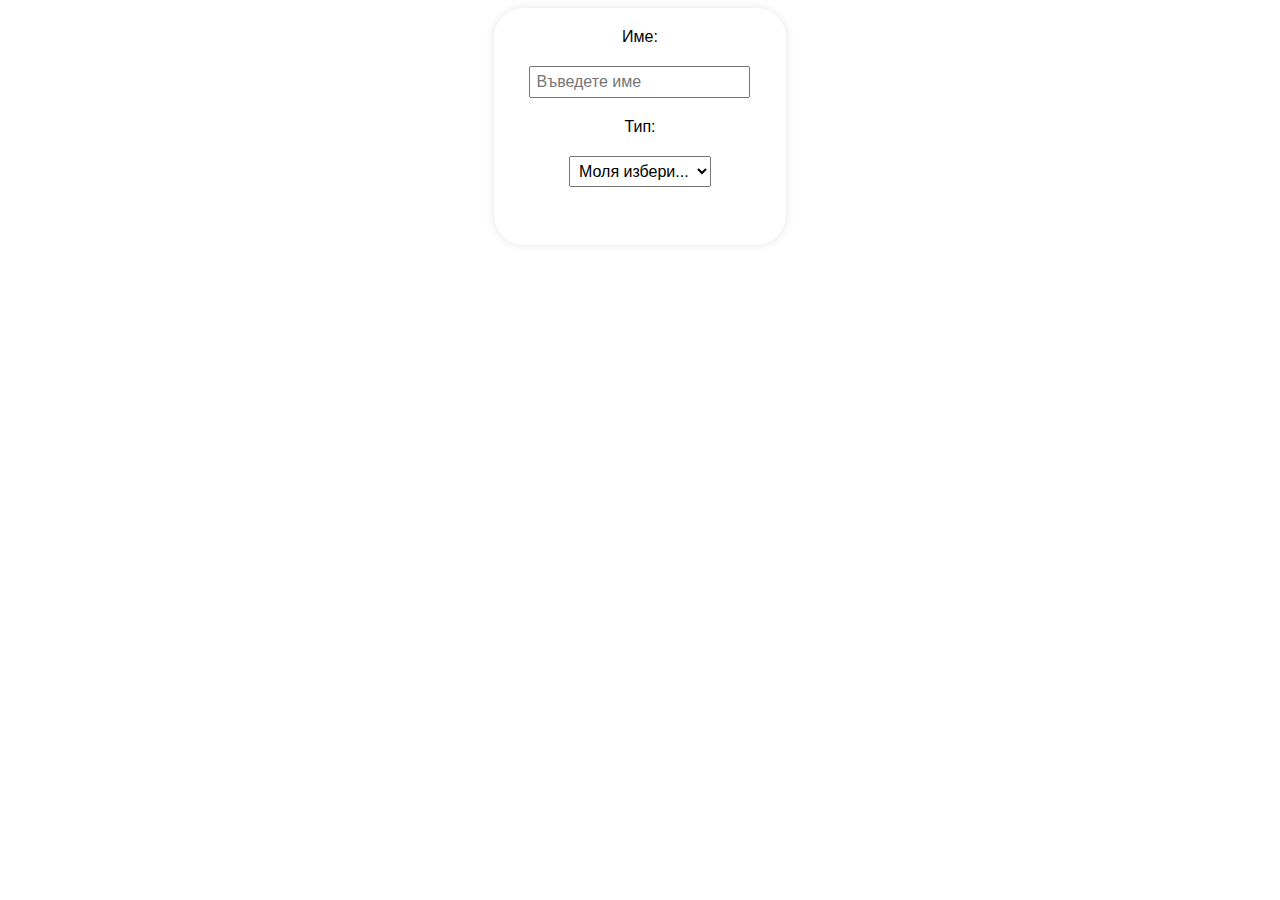
<file: dynamic-fields/index.html>
<!DOCTYPE html>
<html lang="en">
  <head>
    <meta charset="UTF-8" />
    <meta name="viewport" content="width=device-width, initial-scale=1.0" />
    <title>Dynamic Fields</title>
    <link rel="stylesheet" href="assets/css/style.css" />
  </head>
  <body>
    <main>
      <form>
        <label for="name">Име:</label>
        <input type="text" id="name" name="name" placeholder="Въведете име" />
        <label for="type">Тип:</label>

        <select id="type" name="select-option">
          <option value="" selected disabled hidden>Моля избери...</option>
          <option value="invoice">Фактура</option>
          <option value="message">Съобщение</option>
          <option value="request">Заявка</option>
          <option value="extract">Извличане</option></select
        ><br />

        <div id="invoiceFields">
          <label for="price">Цена:</label><br />
          <input type="text" id="price" name="price" /><br />
          <label for="companyName">Име на фирма:</label><br />
          <input type="text" id="companyName" name="companyName" /><br />
          <label for="vat">ДДС процент:</label><br />
          <input type="text" id="vat" name="vat" /><br />
        </div>

        <div id="messageFields">
          <label for="for">За:</label><br />
          <input type="text" id="for" name="for" /><br />
          <label for="message">Съобщение:</label><br />
          <textarea id="message" name="message"></textarea><br />
        </div>

        <div id="requestFields">
          <label for="city">Град:</label><br />
          <input type="text" id="city" name="city" /><br />
          <label for="street">Улица:</label><br />
          <input type="text" id="street" name="street" /><br />
          <label for="number">Номер:</label><br />
          <input type="text" id="number" name="number" /><br />
        </div>

        <div id="extractFields">
          <label for="from">От:</label><br />
          <input type="text" id="from" name="from" /><br />
          <label for="to">До:</label><br />
          <input type="text" id="to" name="to" /><br />
          <label for="amount">Сума:</label><br />
          <input type="text" id="amount" name="amount" /><br />
        </div>
      </form>
    </main>
    <script src="js/script.js"></script>
  </body>
</html>
</file>
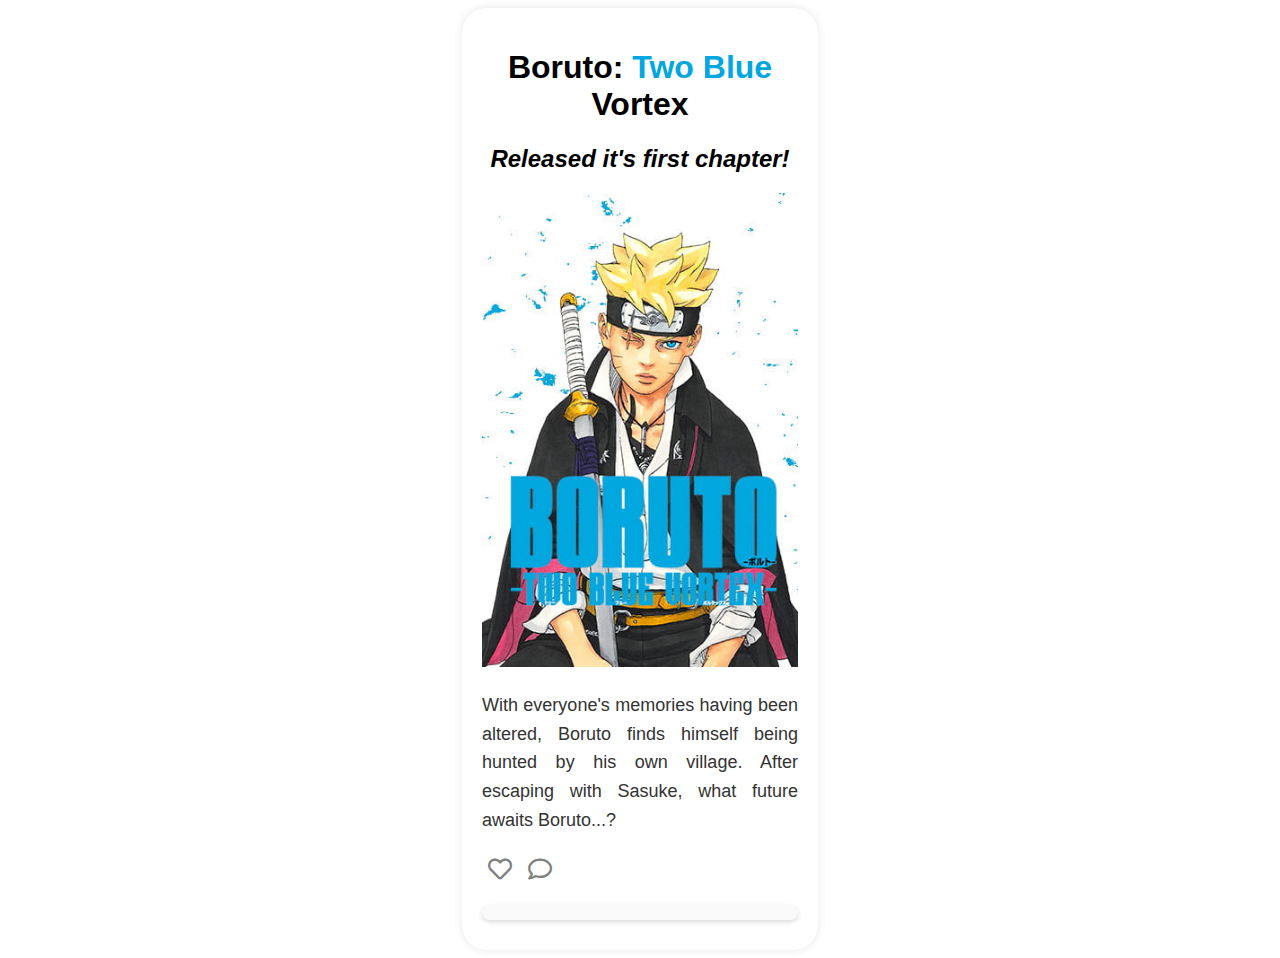
<file: likes-commentaries/index.html>
<!DOCTYPE html>
<html lang="en">
  <head>
    <meta charset="UTF-8" />
    <meta name="viewport" content="width=device-width, initial-scale=1.0" />
    <title>Blog Post</title>
    <link rel="stylesheet" href="assets/css/style.css" />
    <link
      rel="stylesheet"
      href="https://use.fontawesome.com/releases/v5.7.2/css/all.css"
    />
  </head>
  <body>
    <main>
      <section>
        <h1 class="title">
          Boruto: <span class="title-color">Two Blue</span> Vortex
        </h1>
        <h2 class="title-italic">Released it's first chapter!</h2>
        <img src="assets/images/boruto_pic.jpeg" alt="Boruto Image" />
        <p class="post-text">
          With everyone's memories having been altered, Boruto finds himself
          being hunted by his own village. After escaping with Sasuke, what
          future awaits Boruto...?
        </p>
      </section>

      <section>
        <button class="like-button" type="submit" aria-label="Like">
          <i class="far fa-heart"></i>
        </button>
        <button class="comment-icon-button" type="button" aria-label="Comment">
          <i class="far fa-comment"></i>
        </button>
        <div class="comment-section">
          <textarea
            class="comment-input"
            placeholder="Enter your comment here..."
          ></textarea>
          <button class="comment-button" type="submit">Post Comment</button>
        </div>
        <div class="comments-display"></div>
      </section>
    </main>
    <script src="js/script.js"></script>
  </body>
</html>
</file>
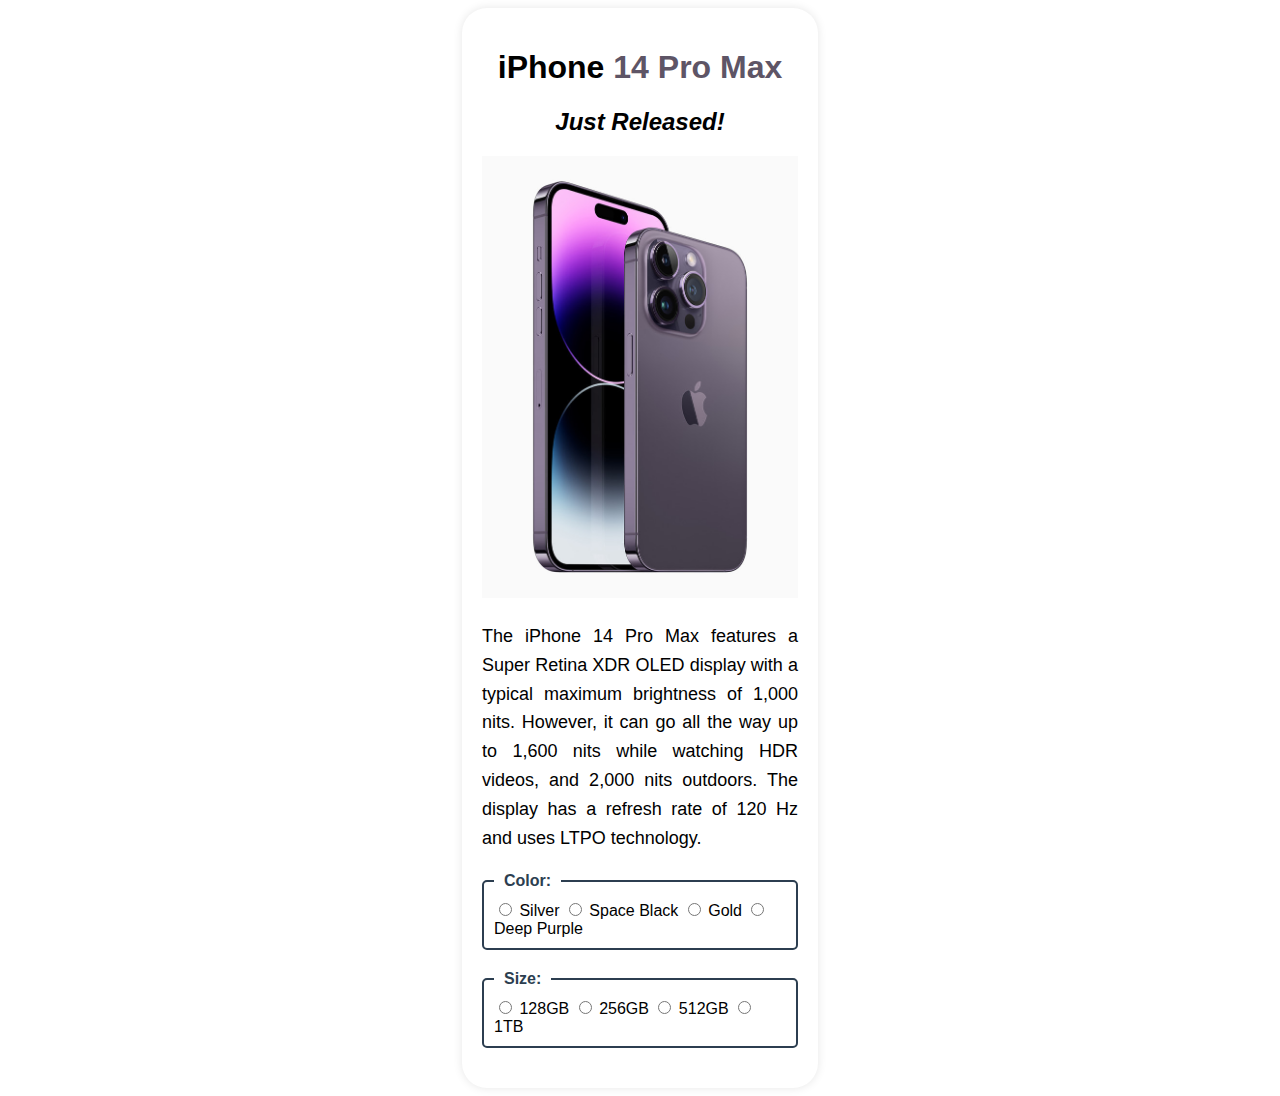
<file: product-options/index.html>
<!DOCTYPE html>
<html lang="en">
  <head>
    <meta charset="UTF-8" />
    <meta name="viewport" content="width=device-width, initial-scale=1.0" />
    <title>Product Options</title>
    <link rel="stylesheet" href="assets/css/styles.css" />
  </head>
  <body>
    <main>
      <section>
        <h1 class="title">
          iPhone <span class="title-color">14 Pro Max</span>
        </h1>
        <h2 class="title-italic">Just Released!</h2>
        <img
          id="product-image"
          src="assets/images/14ProMaxDeepPurple.jpeg"
          alt="iPhone 14 Pro Max"
        />
        <p class="post-text">
          The iPhone 14 Pro Max features a Super Retina XDR OLED display with a
          typical maximum brightness of 1,000 nits. However, it can go all the
          way up to 1,600 nits while watching HDR videos, and 2,000 nits
          outdoors. The display has a refresh rate of 120 Hz and uses LTPO
          technology.
        </p>

        <fieldset>
          <legend>Color:</legend>
          <label>
            <input type="radio" name="color" value="silver" /> Silver
          </label>
          <label>
            <input type="radio" name="color" value="spaceBlack" /> Space Black
          </label>
          <label> <input type="radio" name="color" value="gold" /> Gold </label>
          <label>
            <input type="radio" name="color" value="deepPurple" /> Deep Purple
          </label>
        </fieldset>

        <fieldset>
          <legend>Size:</legend>
          <label>
            <input type="radio" name="size" value="128gb" /> 128GB
          </label>
          <label>
            <input type="radio" name="size" value="256gb" /> 256GB
          </label>
          <label>
            <input type="radio" name="size" value="512gb" /> 512GB
          </label>
          <label> <input type="radio" name="size" value="1tb" /> 1TB </label>
        </fieldset>
        <p id="price"></p>
      </section>
    </main>
    <script src="js/script.js"></script>
  </body>
</html>
</file>
<file: dynamic-fields/assets/css/style.css>
/* Sample css to illustrate a friendly form.
   As extravagant design is not needed as described 
   from the teask
 */

body {
  font-family: Arial, sans-serif;
}

main {
  width: 20%;
  margin: 0 auto;
  padding: 20px;
  border-radius: 30px;
  box-shadow: 0px 0px 10px 0px rgba(0, 0, 0, 0.1);
}

form {
  display: flex;
  flex-direction: column;
  align-items: center;
}

label,
input,
select,
textarea {
  margin-bottom: 20px;
}

input,
select,
textarea {
  padding: 5px;
  font-size: 1em;
}

#invoiceFields,
#messageFields,
#requestFields,
#extractFields {
  border-top: 1px solid #ddd;
  padding-top: 20px;
}
</file>
<file: likes-commentaries/assets/css/style.css>
/* Sample css to illustrate a friendly somewhat blog post.
   As extravagant design is not needed as described 
   from the teask
 */

body {
  font-family: Sans-Serif;
}

main {
  width: 25%;
  margin: 0 auto;
  padding: 20px;
  box-shadow: 0 0 10px rgba(0, 0, 0, 0.1);
  border-radius: 25px;
}

img {
  width: 100%;
  height: auto;
}

.title,
.title-italic {
  text-align: center;
}

.title-color {
  color: #02a7df;
}

.title-italic {
  font-style: italic;
}

.post-text {
  font-size: 18px;
  line-height: 1.6;
  color: #333;
  margin: 20px 0;
  text-align: justify;
}

.like-button,
.comment-icon-button {
  background: none;
  border: none;
  font-size: 24px;
  cursor: pointer;
  transition: color 0.3s ease;
}

.like-button i.far.fa-heart,
.comment-icon-button i.far.fa-comment {
  color: grey;
}

.like-button:hover i.far.fa-heart,
.comment-icon-button:hover i.far.fa-comment {
  color: black;
}

.like-button i.fas.fa-heart {
  color: #ff2f40;
}

.comment-button {
  background-color: #008cba;
  color: white;
  padding: 12px 24px;
  border: none;
  cursor: pointer;
  border-radius: 20px;
  font-size: 16px;
  transition: background-color 0.3s ease;
}

.comment-button:hover {
  background-color: #005f6b;
}

.comment-input {
  width: 100%;
  min-height: 100px;
  padding: 10px;
  font-size: 16px;
  border-radius: 20px;
  border: 1px solid #ccc;
  box-sizing: border-box;
  margin: 10px 0;
  resize: vertical;
}

.comments-display {
  max-width: 600px;
  margin: 20px 0 10px;
  padding: 5px 0 10px 10px;
  background-color: #f9f9f9;
  border-radius: 20px;
  box-shadow: 0 2px 5px rgba(0, 0, 0, 0.15);
  font-size: 16px;
  color: #333;
}
</file>
<file: product-options/assets/css/styles.css>
/* Sample css to illustrate a friendly somewhat product description.
   As extravagant design is not needed as described 
   from the task
 */

body {
  font-family: Sans-Serif;
}

main {
  width: 25%;
  margin: auto;
  padding: 20px;
  box-shadow: 0 0 10px rgba(0, 0, 0, 0.1);
  border-radius: 25px;
}

img {
  width: 100%;
  height: auto;
}

label {
  margin-bottom: 10px;
  cursor: pointer;
}

fieldset {
  border: 2px solid #2c3e50;
  border-radius: 5px;
  padding: 10px;
  margin: 20px 0;
}

legend {
  padding: 0 10px;
  color: #2c3e50;
  font-weight: bold;
}

.title,
.title-italic {
  text-align: center;
}

.title-color {
  color: #5e5566;
}

.title-italic {
  font-style: italic;
}

.post-text {
  font-size: 18px;
  line-height: 1.6;
  margin: 20px 0;
  text-align: justify;
}

#price {
  font-weight: bold;
  font-size: 1.17em;
  margin-top: 20px;
}
</file>
